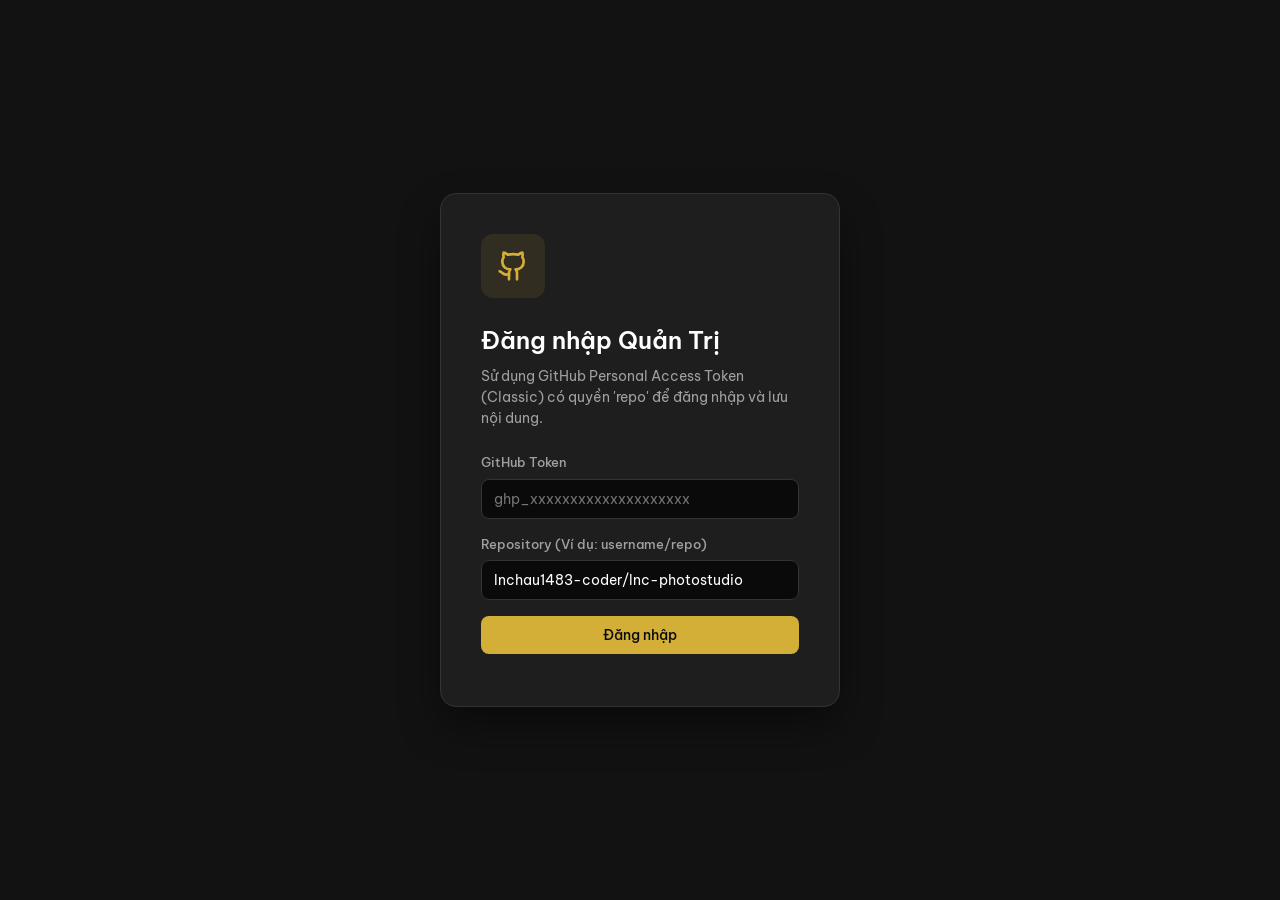
<file: admin.html>
<!DOCTYPE html>
<html lang="vi">
<head>
  <meta charset="UTF-8">
  <meta name="viewport" content="width=device-width, initial-scale=1.0">
  <title>LNC PhotoStudio — Quản Trị Website</title>
  
  <!-- Phông chữ giống trang chính -->
  <link rel="preconnect" href="https://fonts.googleapis.com">
  <link rel="preconnect" href="https://fonts.gstatic.com" crossorigin>
  <link href="https://fonts.googleapis.com/css2?family=Be+Vietnam+Pro:wght@400;500;600;700;800&display=swap" rel="stylesheet">
  
  <!-- CSS riêng cho Admin -->
  <link rel="stylesheet" href="admin.css">
</head>
<body>

  <!-- MÀN HÌNH ĐĂNG NHẬP -->
  <div id="loginScreen" class="login-screen">
    <div class="login-card fade-up">
      <div class="login-card__icon">
        <svg width="32" height="32" viewBox="0 0 24 24" fill="none" stroke="currentColor" stroke-width="2" stroke-linecap="round" stroke-linejoin="round"><path d="M15 22v-4a4.8 4.8 0 0 0-1-3.5c3 0 6-2 6-5.5.08-1.25-.27-2.48-1-3.5.28-1.15.28-2.35 0-3.5 0 0-1 0-3 1.5-2.64-.5-5.36-.5-8 0C6 2 5 2 5 2c-.3 1.15-.3 2.35 0 3.5A5.403 5.403 0 0 0 4 9c0 3.5 3 5.5 6 5.5-.39.49-.68 1.05-.85 1.65-.17.6-.22 1.23-.15 1.85v4"/><path d="M9 18c-4.51 2-5-2-7-2"/></svg>
      </div>
      <h1 class="login-card__title">Đăng nhập Quản Trị</h1>
      <p class="login-card__desc">Sử dụng GitHub Personal Access Token (Classic) có quyền 'repo' để đăng nhập và lưu nội dung.</p>
      
      <div class="form-group">
        <label for="githubToken">GitHub Token</label>
        <input type="password" id="githubToken" class="form-control" placeholder="ghp_xxxxxxxxxxxxxxxxxxxx">
      </div>
      
      <div class="form-group">
        <label for="githubRepo">Repository (Ví dụ: username/repo)</label>
        <input type="text" id="githubRepo" class="form-control" value="lnchau1483-coder/lnc-photostudio">
      </div>

      <button id="loginBtn" class="btn btn--primary btn--full">Đăng nhập</button>
      <div id="loginError" class="error-message"></div>
    </div>
  </div>

  <!-- BẢNG ĐIỀU KHIỂN (DASHBOARD) -->
  <div id="dashboard" class="dashboard" style="display: none;">
    <!-- Sidebar -->
    <aside class="sidebar">
      <div class="sidebar__brand">
        <div class="sidebar__logo">LNC</div>
        <span>Admin Panel</span>
      </div>
      
      <nav class="sidebar__nav">
        <button class="nav-item active" data-target="hero">Hero Section</button>
        <button class="nav-item" data-target="services">Dịch Vụ</button>
        <button class="nav-item" data-target="gallery">Thư Viện Ảnh</button>
        <button class="nav-item" data-target="pricing">Bảng Giá</button>
        <button class="nav-item" data-target="faq">FAQ</button>
      </nav>
      
      <div class="sidebar__bottom">
        <a href="index.html" target="_blank" class="nav-item nav-item--ghost">
          <svg width="18" height="18" viewBox="0 0 24 24" fill="none" stroke="currentColor" stroke-width="2" stroke-linecap="round" stroke-linejoin="round"><path d="M18 13v6a2 2 0 0 1-2 2H5a2 2 0 0 1-2-2V8a2 2 0 0 1 2-2h6"/><polyline points="15 3 21 3 21 9"/><line x1="10" y1="14" x2="21" y2="3"/></svg>
          Xem Website
        </a>
        <button id="logoutBtn" class="nav-item nav-item--danger">
          <svg width="18" height="18" viewBox="0 0 24 24" fill="none" stroke="currentColor" stroke-width="2" stroke-linecap="round" stroke-linejoin="round"><path d="M9 21H5a2 2 0 0 1-2-2V5a2 2 0 0 1 2-2h4"/><polyline points="16 17 21 12 16 7"/><line x1="21" y1="12" x2="9" y2="12"/></svg>
          Đăng xuất
        </button>
      </div>
    </aside>

    <!-- Main Content -->
    <main class="main">
      <header class="topbar">
        <div>
          <h2 class="topbar__title">Chỉnh sửa nội dung</h2>
          <p class="topbar__desc">Những thay đổi sẽ được lưu trực tiếp vào GitHub và Vercel sẽ tự động cập nhật web.</p>
        </div>
        <button id="saveBtn" class="btn btn--primary">
          <svg width="18" height="18" viewBox="0 0 24 24" fill="none" stroke="currentColor" stroke-width="2" stroke-linecap="round" stroke-linejoin="round"><path d="M19 21H5a2 2 0 0 1-2-2V5a2 2 0 0 1 2-2h11l5 5v11a2 2 0 0 1-2 2z"/><polyline points="17 21 17 13 7 13 7 21"/><polyline points="7 3 7 8 15 8"/></svg>
          Lưu & Cập nhật Web
        </button>
      </header>
      
      <div class="content-area">
        <div id="loadingIndicator" class="loading-state">
          <div class="spinner"></div>
          <p>Đang tải dữ liệu từ GitHub...</p>
        </div>
        
        <form id="adminForm" class="admin-form" style="display: none;">
          <!-- Các trường form sẽ được tạo tự động bằng admin.js ở đây -->
        </form>
      </div>
    </main>
  </div>

  <!-- Toast Notification -->
  <div id="toast" class="toast">Đã lưu thành công! Đang chờ Vercel cập nhật...</div>

  <script src="admin.js"></script>
</body>
</html>
</file>
<file: admin.css>
:root {
  --bg-dark: #121212;
  --bg-darker: #0a0a0a;
  --surface: #1e1e1e;
  --surface-hover: #2a2a2a;
  --border: #333333;
  --accent-gold: #D4AF37;
  --accent-gold-dark: #b5952f;
  --text-primary: #ffffff;
  --text-secondary: #a0a0a0;
  --danger: #ef4444;
  --success: #10b981;
  --radius: 8px;
  --font: 'Be Vietnam Pro', sans-serif;
}

* {
  margin: 0;
  padding: 0;
  box-sizing: border-box;
}

body {
  font-family: var(--font);
  background: var(--bg-dark);
  color: var(--text-primary);
  line-height: 1.5;
  -webkit-font-smoothing: antialiased;
}

/* Typography */
h1, h2, h3, h4 { font-weight: 600; }
a { text-decoration: none; color: inherit; }

/* Buttons */
.btn {
  display: inline-flex;
  align-items: center;
  justify-content: center;
  gap: 8px;
  padding: 10px 16px;
  border-radius: var(--radius);
  font-family: var(--font);
  font-weight: 500;
  font-size: 14px;
  cursor: pointer;
  transition: all 0.2s;
  border: none;
}

.btn--primary {
  background: var(--accent-gold);
  color: var(--bg-darker);
}

.btn--primary:hover {
  background: var(--accent-gold-dark);
}

.btn--full {
  width: 100%;
}

.btn:disabled {
  opacity: 0.6;
  cursor: not-allowed;
}

/* Forms */
.form-group {
  margin-bottom: 16px;
}

.form-group label {
  display: block;
  font-size: 13px;
  font-weight: 500;
  color: var(--text-secondary);
  margin-bottom: 6px;
}

.form-control {
  width: 100%;
  padding: 10px 12px;
  background: var(--bg-darker);
  border: 1px solid var(--border);
  color: var(--text-primary);
  border-radius: var(--radius);
  font-family: var(--font);
  font-size: 14px;
  transition: border-color 0.2s;
}

.form-control:focus {
  outline: none;
  border-color: var(--accent-gold);
}

textarea.form-control {
  min-height: 80px;
  resize: vertical;
}

/* Login Screen */
.login-screen {
  min-height: 100vh;
  display: flex;
  align-items: center;
  justify-content: center;
  padding: 20px;
}

.login-card {
  background: var(--surface);
  border: 1px solid var(--border);
  padding: 40px;
  border-radius: 16px;
  width: 100%;
  max-width: 400px;
  box-shadow: 0 20px 40px rgba(0,0,0,0.4);
}

.login-card__icon {
  width: 64px;
  height: 64px;
  border-radius: 12px;
  background: rgba(212, 175, 55, 0.1);
  color: var(--accent-gold);
  display: flex;
  align-items: center;
  justify-content: center;
  margin-bottom: 24px;
}

.login-card__title {
  font-size: 24px;
  margin-bottom: 8px;
}

.login-card__desc {
  color: var(--text-secondary);
  font-size: 14px;
  margin-bottom: 24px;
}

.error-message {
  color: var(--danger);
  font-size: 13px;
  margin-top: 12px;
  text-align: center;
}

/* Dashboard Layout */
.dashboard {
  display: flex;
  height: 100vh;
  overflow: hidden;
}

.sidebar {
  width: 260px;
  background: var(--surface);
  border-right: 1px solid var(--border);
  display: flex;
  flex-direction: column;
}

.sidebar__brand {
  padding: 24px;
  display: flex;
  align-items: center;
  gap: 12px;
  font-weight: 600;
  font-size: 16px;
  border-bottom: 1px solid var(--border);
}

.sidebar__logo {
  width: 32px;
  height: 32px;
  background: var(--accent-gold);
  color: var(--bg-darker);
  border-radius: 6px;
  display: flex;
  align-items: center;
  justify-content: center;
  font-size: 12px;
  font-weight: 800;
}

.sidebar__nav {
  flex: 1;
  padding: 16px 12px;
  display: flex;
  flex-direction: column;
  gap: 4px;
}

.nav-item {
  width: 100%;
  text-align: left;
  padding: 10px 12px;
  border-radius: var(--radius);
  background: transparent;
  border: none;
  color: var(--text-secondary);
  font-family: var(--font);
  font-size: 14px;
  font-weight: 500;
  cursor: pointer;
  transition: all 0.2s;
  display: flex;
  align-items: center;
  gap: 8px;
}

.nav-item:hover {
  background: var(--surface-hover);
  color: var(--text-primary);
}

.nav-item.active {
  background: rgba(212, 175, 55, 0.1);
  color: var(--accent-gold);
}

.nav-item--danger {
  color: var(--danger);
}
.nav-item--danger:hover {
  background: rgba(239, 68, 68, 0.1);
  color: var(--danger);
}

.sidebar__bottom {
  padding: 16px 12px;
  border-top: 1px solid var(--border);
  display: flex;
  flex-direction: column;
  gap: 4px;
}

/* Main Content */
.main {
  flex: 1;
  display: flex;
  flex-direction: column;
  background: var(--bg-dark);
}

.topbar {
  height: 73px;
  padding: 0 32px;
  display: flex;
  align-items: center;
  justify-content: space-between;
  border-bottom: 1px solid var(--border);
  background: var(--surface);
}

.topbar__title {
  font-size: 18px;
}
.topbar__desc {
  font-size: 12px;
  color: var(--text-secondary);
}

.content-area {
  flex: 1;
  padding: 32px;
  overflow-y: auto;
}

/* Form Sections */
.form-section {
  display: none;
  max-width: 800px;
}

.form-section.active {
  display: block;
  animation: fadeIn 0.3s ease;
}

.section-title {
  font-size: 20px;
  margin-bottom: 24px;
  padding-bottom: 12px;
  border-bottom: 1px solid var(--border);
}

.card {
  background: var(--surface);
  border: 1px solid var(--border);
  border-radius: var(--radius);
  padding: 24px;
  margin-bottom: 24px;
}

.card-header {
  display: flex;
  justify-content: space-between;
  align-items: center;
  margin-bottom: 16px;
}

.card-title {
  font-size: 16px;
  font-weight: 500;
  color: var(--accent-gold);
}

/* Image Upload Preview */
.image-upload {
  margin-bottom: 16px;
}
.image-preview {
  width: 100%;
  height: 160px;
  border-radius: var(--radius);
  border: 1px dashed var(--border);
  background: var(--bg-darker);
  display: flex;
  align-items: center;
  justify-content: center;
  overflow: hidden;
  margin-bottom: 8px;
  position: relative;
}
.image-preview img {
  width: 100%;
  height: 100%;
  object-fit: contain;
}

/* Loading & Toast */
.loading-state {
  display: flex;
  flex-direction: column;
  align-items: center;
  justify-content: center;
  height: 100%;
  color: var(--text-secondary);
}

.spinner {
  width: 40px;
  height: 40px;
  border: 3px solid rgba(212, 175, 55, 0.2);
  border-radius: 50%;
  border-top-color: var(--accent-gold);
  animation: spin 1s linear infinite;
  margin-bottom: 16px;
}

.toast {
  position: fixed;
  bottom: 32px;
  right: 32px;
  background: var(--success);
  color: white;
  padding: 12px 24px;
  border-radius: var(--radius);
  font-weight: 500;
  box-shadow: 0 10px 25px rgba(0,0,0,0.3);
  transform: translateY(100px);
  opacity: 0;
  transition: all 0.3s cubic-bezier(0.68, -0.55, 0.265, 1.55);
  z-index: 1000;
}
.toast.show {
  transform: translateY(0);
  opacity: 1;
}

@keyframes spin { 100% { transform: rotate(360deg); } }
@keyframes fadeIn { from { opacity: 0; transform: translateY(10px); } to { opacity: 1; transform: translateY(0); } }
</file>
